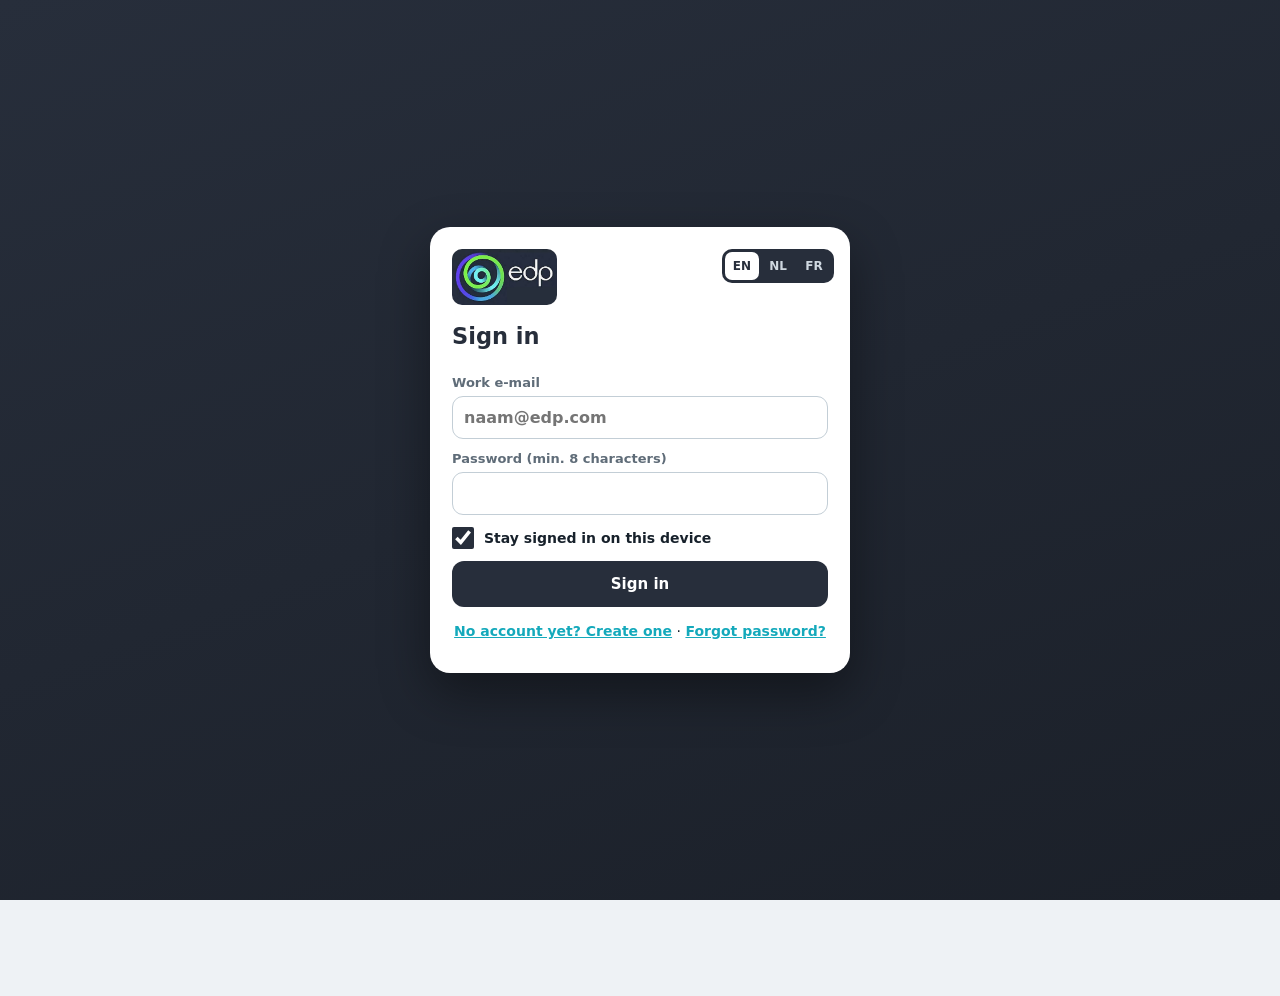
<file: index.html>
<!doctype html>
<html lang="en">
<head>
<meta charset="utf-8">
<meta name="viewport" content="width=device-width,initial-scale=1,viewport-fit=cover">
<meta name="theme-color" content="#272e3b">
<meta name="apple-mobile-web-app-capable" content="yes">
<meta name="mobile-web-app-capable" content="yes">
<meta name="apple-mobile-web-app-title" content="EDP Reports">
<title>EDP Reports</title>
<link rel="manifest" href="manifest.webmanifest">
<link rel="icon" href="assets/icon-192.png">
<link rel="apple-touch-icon" href="assets/icon-192.png">
<link rel="stylesheet" href="styles.css">
</head>
<body>
<header class="app">
  <button id="backBtn" class="icon hidden" data-i18n-title="back">←</button>
  <img class="logo" src="assets/edp-logo.jpg" alt="EDP">
  <div class="titles"><strong id="appTitle" data-i18n="appName">EDP Reports</strong><small id="saveStatus" data-i18n="ready">Ready</small></div>
  <div id="langSwitch" class="lang-switch"></div>
  <button id="installBtn" class="icon" data-i18n-title="install">↓</button>
</header>

<main>
  <section id="home">
    <div class="hero">
      <p class="eyebrow" data-i18n="eyebrowHome">FIELD REPORTS</p>
      <h1 data-i18n="appName">EDP Reports</h1>
      <p data-i18n="homeIntro">Choose a report, complete it on site and share a finished PDF.</p>
    </div>
    <div id="userCard" class="card user-card hidden"></div>
    <div class="tiles">
      <button data-open="commissioning"><b>🔧</b><span><strong data-i18n="tileCommTitle">Commissioning Report</strong><small data-i18n="tileCommSub"></small></span></button>
      <button data-open="safety"><b>🦺</b><span><strong data-i18n="tileSafetyTitle">Site Safety Inspection</strong><small data-i18n="tileSafetySub"></small></span></button>
      <a href="spaque.html"><b>📋</b><span><strong data-i18n="tileSpaqueTitle">SPAQUE Inspection Report</strong><small data-i18n="tileSpaqueSub"></small></span></a>
      <a id="dashTile" href="dashboard.html" class="hidden"><b>📊</b><span><strong data-i18n="dashTile">VCA overview</strong><small data-i18n="dashTileSub"></small></span></a>
      <a id="setTile" href="settings.html" class="hidden"><b>⚙️</b><span><strong data-i18n="setTile">Settings</strong><small data-i18n="setTileSub"></small></span></a>
    </div>
    <p class="footer">EDP Reports v4.8</p>
  </section>

  <section id="report" class="hidden">
    <div class="report-head">
      <div><p class="eyebrow" id="moduleEyebrow"></p><h1 id="moduleTitle"></h1></div>
      <button id="editBtn" class="secondary compact" data-i18n="editChecklist">✎ Edit checklist</button>
    </div>
    <section class="card"><h2 data-i18n="reportDetails">Report details</h2><div id="detailFields" class="grid"></div></section>
    <section class="card">
      <h2 data-i18n="checklist">Checklist</h2>
      <p class="muted" data-i18n="photosOptional"></p>
      <div id="questionList"></div>
      <button id="addQuestionBtn" class="secondary full hidden" data-i18n="addQuestion">+ Add checklist question</button>
    </section>
    <section class="card">
      <h2 data-i18n="generalNotes">General notes</h2>
      <textarea id="generalNotes" rows="5" data-i18n-ph="generalNotesPh"></textarea>
      <div id="generalPick"></div>
      <div id="generalPhotoGrid" class="photos"></div>
    </section>
    <section class="card"><h2 data-i18n="completion">Completion</h2><div id="completionFields" class="grid"></div></section>
    <div class="privacy"><strong data-i18n="privacyTitle">Private by design</strong><span data-i18n="privacyText"></span></div>
  </section>
</main>

<div id="actions" class="actions hidden">
  <button id="newBtn" class="secondary" data-i18n="newReport">New</button>
  <button id="downloadBtn" class="secondary" data-i18n="downloadPdf">Download PDF</button>
  <button id="shareBtn" class="primary" data-i18n="sendPdf">Send PDF ↗</button>
</div>
<div id="toast"></div>
<script src="i18n.js"></script>
<script src="common.js"></script>
<script src="auth.js"></script>
<script src="pdf-engine.js"></script>
<script src="app.js"></script>
</body>
</html>
</file>
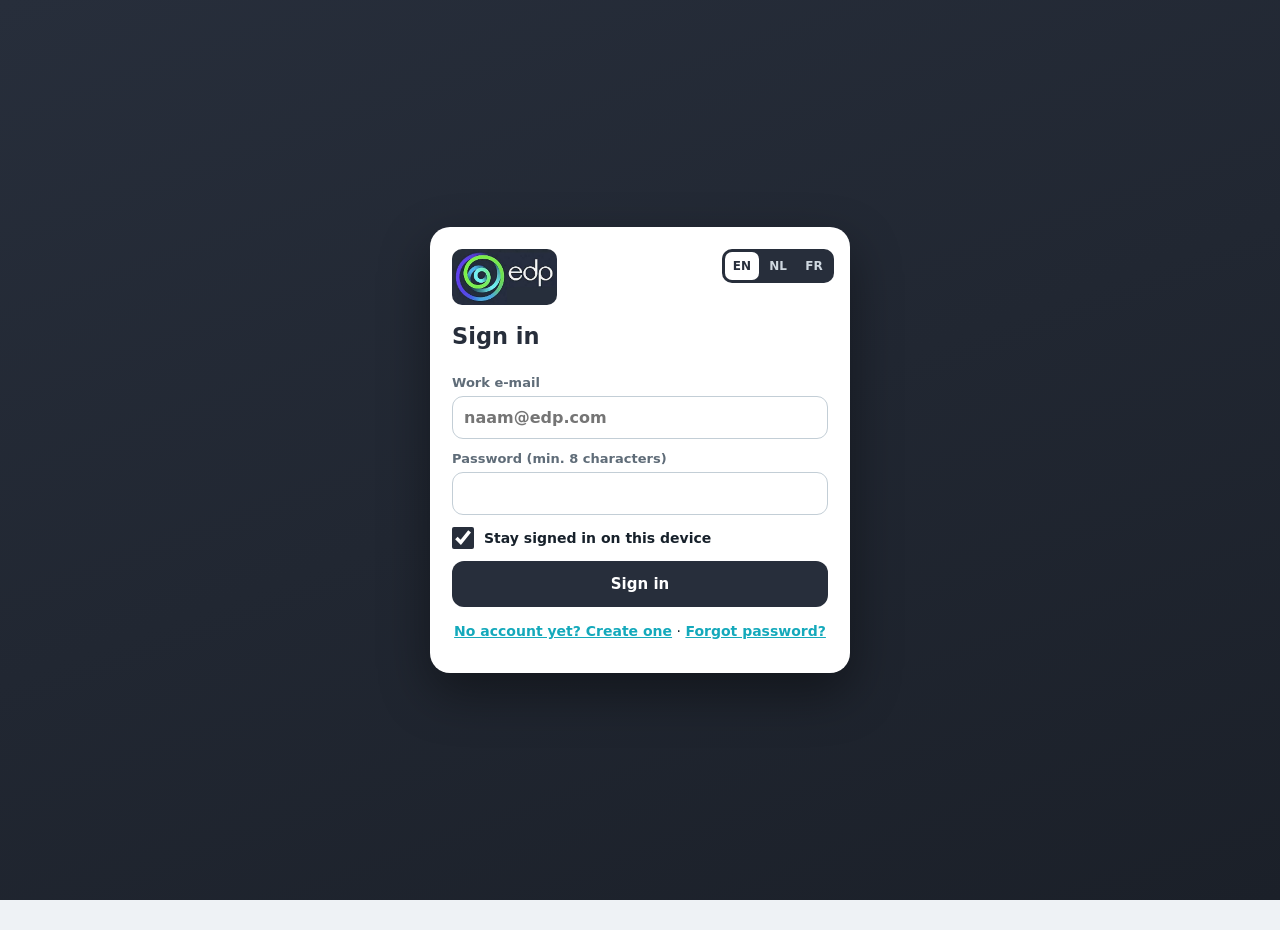
<file: dashboard.html>
<!doctype html>
<html lang="nl">
<head>
<meta charset="utf-8">
<meta name="viewport" content="width=device-width,initial-scale=1,viewport-fit=cover">
<meta name="theme-color" content="#272e3b">
<title>VCA – EDP Reports</title>
<link rel="manifest" href="manifest.webmanifest">
<link rel="icon" href="assets/icon-192.png">
<link rel="stylesheet" href="styles.css">
</head>
<body style="padding-bottom:30px">
<header class="app">
  <a class="icon" href="index.html" data-i18n-title="back">←</a>
  <img class="logo" src="assets/edp-logo.jpg" alt="EDP">
  <div class="titles"><strong data-i18n="dashTile">VCA overview</strong><small id="saveStatus"></small></div>
  <div id="langSwitch" class="lang-switch"></div>
</header>
<main>
  <div class="report-head"><div><p class="eyebrow">VCA</p><h1 data-i18n="dashTitle">VCA overview</h1><p class="muted" id="dashIntro"></p></div></div>
  <div id="noAccess" class="card hidden"><p data-i18n="dashNoAccess"></p></div>
  <div id="dash" class="hidden">
    <section class="card">
      <div class="filters">
        <label><span data-i18n="dashYear">Year</span><select id="yearSel"></select></label>
        <label><span data-i18n="dashProject">Project</span><select id="projSel"></select></label>
        <button class="secondary compact" id="refreshBtn" data-i18n="dashRefresh">Refresh</button>
        <button class="primary compact" id="pdfReportBtn" data-i18n="vrButton">📄 PDF report</button>
        <button class="secondary compact" id="csvBtn" data-i18n="dashExport">Export CSV</button>
        <a class="secondary compact btnlink hidden" id="setLink" href="settings.html">⚙️ <span data-i18n="setTile">Settings</span></a>
      </div>
    </section>
    <section class="kpis" style="margin-bottom:14px">
      <div class="kpi"><b id="kTotal">–</b><span data-i18n="dashCount">Inspections</span></div>
      <div class="kpi"><b id="kReached">–</b><span data-i18n="dashReachedKpi">Target reached</span></div>
      <div class="kpi"><b id="kProjects">–</b><span data-i18n="dashProjects">Projects</span></div>
    </section>
    <section class="card"><h2 data-i18n="dashPerPerson">Per person</h2><p class="muted small" id="expected"></p><p class="muted small" id="manualHint" style="margin-top:4px"></p><div class="table-wrap"><table class="data" id="tPeople"></table></div></section>
    <section class="card"><h2 data-i18n="dashPerProject">Per project</h2><div class="table-wrap"><table class="data" id="tProjects"></table></div></section>
    <section class="card"><h2 data-i18n="dashReports">All inspections</h2><div class="table-wrap"><table class="data" id="tReports"></table></div></section>
  </div>
</main>
<div id="toast"></div>
<script src="i18n.js"></script>
<script src="common.js"></script>
<script src="auth.js"></script>
<script src="pdf-engine.js"></script>
<script src="dashboard.js"></script>
</body>
</html>
</file>
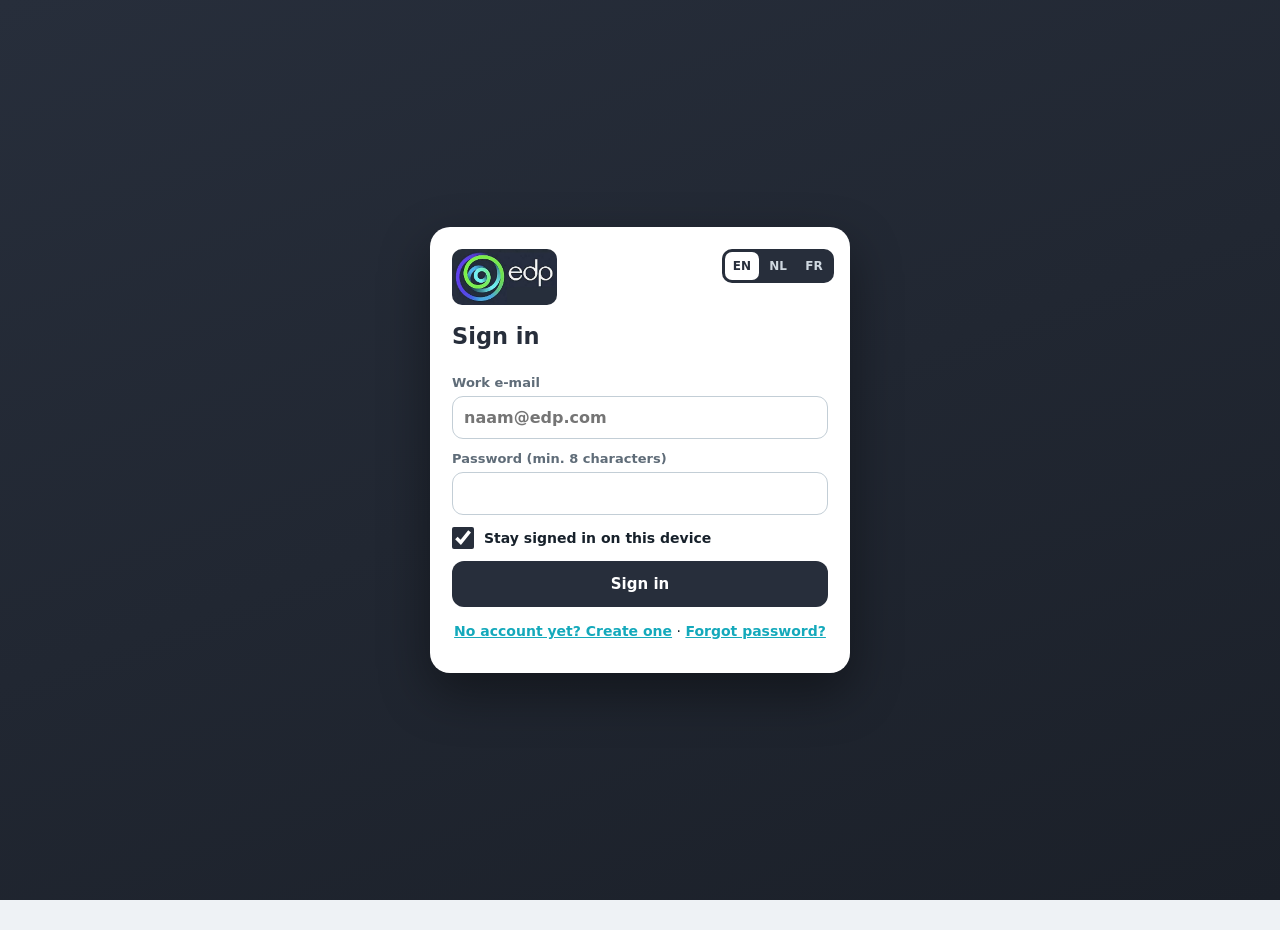
<file: settings.html>
<!doctype html>
<html lang="nl">
<head>
<meta charset="utf-8">
<meta name="viewport" content="width=device-width,initial-scale=1,viewport-fit=cover">
<meta name="theme-color" content="#272e3b">
<title>Settings – EDP Reports</title>
<link rel="manifest" href="manifest.webmanifest">
<link rel="icon" href="assets/icon-192.png">
<link rel="stylesheet" href="styles.css">
</head>
<body style="padding-bottom:30px">
<header class="app">
  <a class="icon" href="index.html" data-i18n-title="back">←</a>
  <img class="logo" src="assets/edp-logo.jpg" alt="EDP">
  <div class="titles"><strong data-i18n="setTitle">Settings</strong><small id="saveStatus"></small></div>
  <div id="langSwitch" class="lang-switch"></div>
</header>
<main>
  <div class="report-head"><div><p class="eyebrow">ADMIN</p><h1 data-i18n="setTitle">Settings</h1></div></div>
  <div id="noAccess" class="card hidden"><p data-i18n="setNoAccess"></p></div>
  <div id="settings" class="hidden">
    <section class="card">
      <h2 data-i18n="setUsers">Users and rights</h2>
      <p class="muted small" data-i18n="setUsersIntro"></p>
      <p class="muted small" id="targetIntro"></p>
      <input id="search" type="search" data-i18n-ph="setSearch" style="margin:12px 0 4px">
      <div id="userList"></div>
    </section>
    <section class="card">
      <h2 data-i18n="setInvite">Give rights in advance</h2>
      <p class="muted small" id="inviteIntro"></p>
      <form id="inviteForm" class="invite-form">
        <input id="inviteEmail" type="email" placeholder="naam@edp.com" autocomplete="off" required>
        <select id="inviteRole"></select>
        <button class="primary" type="submit" data-i18n="setInviteBtn">Add</button>
      </form>
      <h3 data-i18n="setInviteList">Waiting for account</h3>
      <div id="inviteList"></div>
    </section>
  </div>
</main>
<div id="toast"></div>
<script src="i18n.js"></script>
<script src="common.js"></script>
<script src="auth.js"></script>
<script src="settings.js"></script>
</body>
</html>
</file>
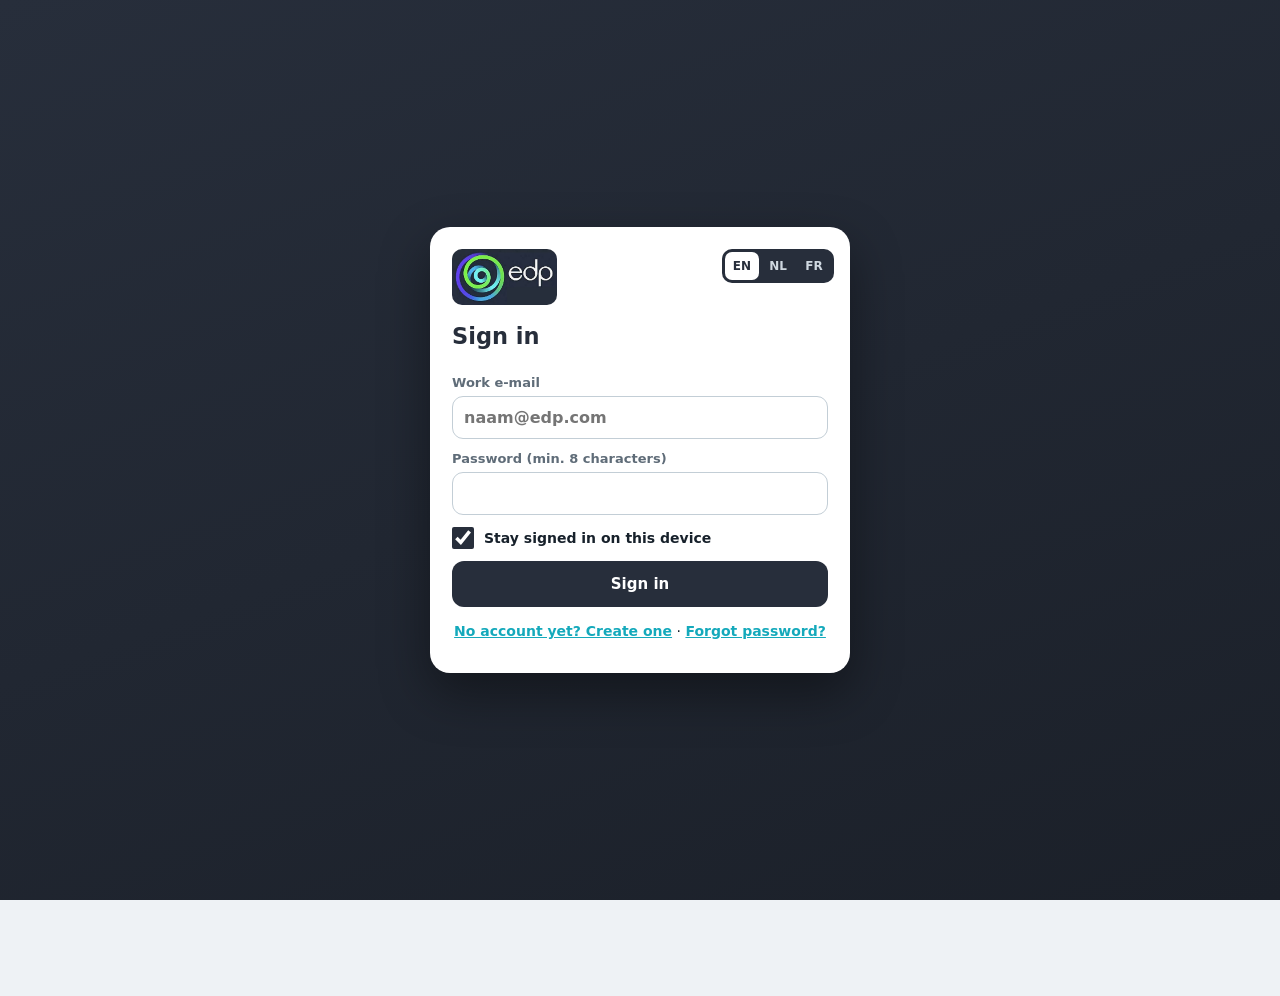
<file: spaque.html>
<!doctype html>
<html lang="nl">
<head>
<meta charset="utf-8">
<meta name="viewport" content="width=device-width,initial-scale=1,viewport-fit=cover">
<meta name="theme-color" content="#272e3b">
<meta name="apple-mobile-web-app-capable" content="yes">
<meta name="mobile-web-app-capable" content="yes">
<title>SPAQUE – EDP Reports</title>
<link rel="manifest" href="manifest.webmanifest">
<link rel="icon" href="assets/icon-192.png">
<link rel="apple-touch-icon" href="assets/icon-192.png">
<link rel="stylesheet" href="styles.css">
</head>
<body>
<header class="app">
  <a class="icon" href="index.html" data-i18n-title="back">←</a>
  <img class="logo" src="assets/edp-logo.jpg" alt="EDP">
  <div class="titles"><strong>SPAQUE</strong><small id="saveStatus" data-i18n="ready">Ready</small></div>
  <div id="langSwitch" class="lang-switch"></div>
  <button id="installBtn" class="icon" data-i18n-title="install">↓</button>
</header>

<main>
  <nav class="tabs">
    <button class="tab active" data-tab="info" data-i18n="tabInfo">Info</button>
    <button class="tab" data-tab="parts" data-i18n="tabParts">Onderdelen</button>
    <button class="tab" data-tab="checklist" data-i18n="tabChecklist">Checklist</button>
    <button class="tab" data-tab="photos" data-i18n="tabPhotos">Foto-overzicht</button>
    <button class="tab" data-tab="finish" data-i18n="tabFinish">Afronden</button>
  </nav>

  <section id="info" class="panel active">
    <div class="card">
      <h2 data-i18n="spInfoTitle">Inspectiegegevens</h2>
      <div class="iso"><strong data-i18n="spNorm">Toepasselijke norm:</strong> ISO 2859-1 · General Level II sampling</div>
      <div id="infoFields" class="grid" style="margin-top:12px"></div>
    </div>
    <div class="card">
      <h2 data-i18n="spTechRef">Technische referentie</h2>
      <img class="refimg" src="assets/tech-ref.jpg" data-i18n-alt="spTechRefAlt" alt="">
    </div>
  </section>

  <section id="parts" class="panel">
    <div class="card"><h2 data-i18n="tabParts">Onderdelen</h2><p class="muted" data-i18n="spPartsIntro"></p><div id="partGroups"></div></div>
  </section>

  <section id="checklist" class="panel">
    <div class="card">
      <div class="editbar"><button class="btn secondary compact" id="editToggle" data-i18n="spEditFields">✎ Rijen bewerken</button><button class="btn compact" id="addCheck" data-i18n="spAddRow">+ Rij toevoegen</button></div>
      <h2 data-i18n="spChecklistTitle">Inspection checklist</h2>
      <div id="checkList"></div>
    </div>
  </section>

  <section id="photos" class="panel">
    <div class="card">
      <h2 data-i18n="spPhotoOverview">Foto-overzicht</h2>
      <p class="muted" data-i18n="spPhotoOverviewIntro"></p>
      <div id="extraPick"></div>
      <div id="photoOverview" class="overview"></div>
    </div>
  </section>

  <section id="finish" class="panel">
    <div class="card"><h2 data-i18n="spObservations">Vaststellingen en opmerkingen</h2><textarea id="observations" rows="6" data-i18n-ph="spObservationsPh"></textarea></div>
    <div class="card"><h2 data-i18n="completion">Afronding</h2><p class="muted" data-i18n="spFinishText"></p></div>
    <div class="privacy"><strong data-i18n="privacyTitle">Privé</strong><span data-i18n="privacyText"></span></div>
  </section>
  <p class="footer">EDP Reports v4.8 · SPAQUE</p>
</main>

<div class="actions">
  <button class="secondary" id="resetBtn" data-i18n="newReport">Nieuw</button>
  <button class="secondary" id="pdfBtn" data-i18n="downloadPdf">PDF downloaden</button>
  <button class="primary" id="shareBtn" data-i18n="sendPdf">PDF versturen ↗</button>
</div>
<div id="toast"></div>
<script src="i18n.js"></script>
<script src="common.js"></script>
<script src="auth.js"></script>
<script src="pdf-engine.js"></script>
<script src="spaque.js"></script>
</body>
</html>
</file>
<file: styles.css>
/* EDP Reports - shared styles for all modules */
:root{--navy:#272e3b;--navy2:#1d232e;--accent:#14a9bb;--green:#2fae4e;--violet:#6041ed;--ink:#17212b;--muted:#5f6c78;--line:#d9e1e7;--bg:#eef2f5;--card:#fff;--ok:#1f7a3d;--okbg:#e2f5e8;--nok:#b42318;--nokbg:#fde6e4;--nabg:#e9edf1;font-family:Inter,system-ui,-apple-system,"Segoe UI",Roboto,sans-serif;color:var(--ink);background:var(--bg)}
*{box-sizing:border-box}
body{margin:0;padding:0 0 96px;background:var(--bg);min-height:100vh;font-size:15px;-webkit-text-size-adjust:100%}
.hidden,[hidden]{display:none!important}
button{font:inherit;cursor:pointer}

/* Header */
header.app{position:sticky;top:0;z-index:20;display:flex;align-items:center;gap:10px;padding:calc(8px + env(safe-area-inset-top)) max(12px,calc((100vw - 960px)/2)) 8px;background:var(--navy);color:#fff;box-shadow:0 2px 10px #0003}
header.app .logo{height:38px;width:auto;display:block;border-radius:6px}
header.app .titles{display:flex;flex-direction:column;flex:1;min-width:0}
header.app .titles strong{font-size:16px;white-space:nowrap;overflow:hidden;text-overflow:ellipsis}
header.app small{color:#b9c4cf;font-size:12px;white-space:nowrap;overflow:hidden;text-overflow:ellipsis}
header.app small.error{color:#ffb4ab;font-weight:700;white-space:normal}
.icon{min-width:40px;height:40px;border:0;border-radius:12px;background:#ffffff1f;color:#fff;font-size:20px;display:grid;place-items:center;text-decoration:none}
.lang-switch{display:flex;background:#ffffff1a;border-radius:10px;padding:3px;gap:2px}
.lang-switch button{border:0;background:transparent;color:#cfd8e0;font-size:12px;font-weight:800;padding:7px 8px;border-radius:7px;min-width:34px}
.lang-switch button.active{background:#fff;color:var(--navy)}

main{width:min(960px,calc(100% - 20px));margin:auto}
.hero{padding:34px 6px 22px}
.hero h1,.report-head h1{margin:4px 0 8px;color:var(--navy);font-size:clamp(28px,7vw,42px)}
.hero p:last-child,.muted{color:var(--muted)}
.eyebrow{margin:0;color:var(--accent);font-size:11px;font-weight:850;letter-spacing:.14em}

/* Home tiles */
.tiles{display:grid;gap:14px}
.tiles button,.tiles a{display:grid;grid-template-columns:56px 1fr;align-items:center;text-align:left;gap:14px;border:1px solid var(--line);border-radius:18px;background:#fff;padding:18px;box-shadow:0 8px 24px #272e3b12;color:var(--ink);text-decoration:none}
.tiles b{font-size:32px;text-align:center}
.tiles span{display:flex;flex-direction:column;gap:4px}
.tiles strong{font-size:18px;color:var(--navy)}
.tiles small{color:var(--muted);line-height:1.35}

/* Report */
.report-head{display:flex;justify-content:space-between;align-items:flex-end;gap:12px;padding:24px 4px 14px;flex-wrap:wrap}
.card{background:var(--card);border:1px solid var(--line);border-radius:16px;padding:16px;margin:0 0 14px;box-shadow:0 4px 14px #272e3b0d}
.card h2{margin:0 0 12px;color:var(--navy);font-size:19px}
h3{margin:20px 0 8px;color:var(--navy);font-size:15px}
.grid{display:grid;grid-template-columns:repeat(2,minmax(0,1fr));gap:12px}
label{display:flex;flex-direction:column;gap:6px;font-size:13px;font-weight:700;color:var(--muted)}
input,select,textarea{width:100%;font:inherit;font-size:16px;color:var(--ink);border:1px solid #c3ced6;border-radius:11px;padding:11px;background:#fff}
input:focus,select:focus,textarea:focus{outline:2px solid var(--accent);outline-offset:1px;border-color:var(--accent)}
textarea{resize:vertical;min-height:64px}

.question,.check{border:1px solid var(--line);border-radius:14px;padding:12px;margin:10px 0;background:#fbfcfd}
.question.nok,.check.nok{border-color:#efb4ad;background:#fff8f7}
.qtop,.rowtop{display:flex;justify-content:space-between;gap:10px;align-items:flex-start}
.qtop strong,.rowtop .title{flex:1;font-weight:700}
.qtools{display:flex;gap:6px}
.qtools button{border:1px solid var(--line);background:#fff;border-radius:9px;width:36px;height:36px}
.status{display:flex;gap:7px;margin:10px 0}
.status button{flex:1;border:1px solid #c3ced6;background:#fff;padding:10px 6px;border-radius:10px;font-weight:800;color:var(--muted)}
.status button.sel.ok{background:var(--okbg);border-color:var(--ok);color:var(--ok)}
.status button.sel.nok{background:var(--nokbg);border-color:var(--nok);color:var(--nok)}
.status button.sel.na{background:var(--nabg);border-color:#8c99a5;color:#3d4752}

.photoAdd{display:flex;align-items:center;justify-content:center;min-height:44px;margin-top:10px;border:1px dashed #9fb0bc;border-radius:11px;color:var(--navy);font-weight:800;background:#fff;cursor:pointer}
.photoAdd input{display:none}
.photos{display:grid;grid-template-columns:repeat(auto-fill,minmax(130px,1fr));gap:10px;margin-top:10px}
.photo{position:relative;border:1px solid var(--line);border-radius:11px;overflow:hidden;background:#fff}
.photo img{width:100%;aspect-ratio:4/3;object-fit:cover;display:block}
.photo .x{position:absolute;right:6px;top:6px;border:0;border-radius:999px;width:32px;height:32px;background:#b42318e6;color:#fff;font-size:18px}
.photo input,.photo textarea{border:0;border-top:1px solid var(--line);border-radius:0;font-size:14px;padding:8px;min-height:0}

.privacy{display:flex;flex-direction:column;gap:4px;margin:0 0 18px;padding:14px;border-radius:14px;background:#e3f4f6;color:#0e5560}
.btn,.primary,.secondary{border:0;border-radius:12px;padding:12px 14px;font-weight:800;min-height:46px}
.btn,.primary{background:var(--navy);color:#fff}
.secondary,.btn.secondary{background:#e4e9ee;color:var(--navy)}
.btn.danger{background:var(--nok);color:#fff}
.compact{min-height:40px;padding:9px 12px}
.full{width:100%;margin-top:10px}
label.btn{display:inline-flex;flex-direction:row;align-items:center;justify-content:center;color:#fff;font-size:15px}
label.btn.secondary{color:var(--navy)}

.actions{position:fixed;z-index:30;left:0;right:0;bottom:0;display:grid;grid-template-columns:auto 1fr 1.3fr;gap:8px;padding:10px max(10px,calc((100vw - 960px)/2)) calc(10px + env(safe-area-inset-bottom));background:#fffffff2;border-top:1px solid var(--line);backdrop-filter:blur(8px)}
#toast{position:fixed;left:50%;bottom:96px;transform:translate(-50%,20px);opacity:0;pointer-events:none;background:var(--navy);color:#fff;padding:11px 16px;border-radius:12px;max-width:calc(100% - 30px);text-align:center;transition:.25s;z-index:50;font-weight:600}
#toast.show{opacity:1;transform:translate(-50%,0)}

/* SPAQUE */
.tabs{display:flex;gap:8px;overflow-x:auto;padding:14px 2px 12px;scrollbar-width:none}
.tab{white-space:nowrap;border:1px solid var(--line);border-radius:999px;padding:10px 15px;background:#fff;color:var(--navy);font-weight:700}
.tab.active{background:var(--navy);border-color:var(--navy);color:#fff}
.panel{display:none}.panel.active{display:block}
.iso{border-left:5px solid var(--accent);padding:10px 12px;background:#e6f6f8;border-radius:8px;color:var(--ink)}
.refimg{width:100%;max-width:600px;display:block;margin:auto;border-radius:10px}
.assembly-group{border:1px solid var(--line);border-radius:14px;padding:14px;margin:14px 0;background:#fbfcfd}
.assembly-group h3{margin:0 0 10px}
.assembly-ref{width:100%;max-height:420px;object-fit:contain;border-radius:10px;background:#f2f5f7}
.parts-summary{margin:10px 0;padding-left:22px;line-height:1.55}
.group-count{font-weight:800;color:var(--accent);margin:8px 0}
.photo-actions{display:flex;gap:8px;flex-wrap:wrap;margin-top:8px}
.photoThumb{width:100%;max-height:260px;object-fit:contain;background:#f2f5f7;border-radius:10px;margin-top:8px}
.overview{display:grid;grid-template-columns:repeat(2,minmax(0,1fr));gap:10px;margin-top:12px}
.photoCard{border:1px solid var(--line);border-radius:12px;padding:8px;display:flex;flex-direction:column;gap:6px;background:#fff}
.photoCard img{width:100%;height:180px;object-fit:cover;border-radius:8px}
.editbar{display:flex;gap:8px;margin-bottom:12px;flex-wrap:wrap}
.editable[contenteditable=true]{outline:1px dashed var(--accent);border-radius:6px;padding:2px 4px;background:#fff}
.footer{color:var(--muted);text-align:center;padding:14px;font-size:13px}

@media(max-width:600px){.grid,.overview{grid-template-columns:1fr}.report-head{padding-top:18px}header.app .logo{height:32px}.lang-switch button{min-width:30px;padding:7px 6px}}
@media(max-width:380px){header.app small{display:none}}

/* Login + VCA */
body.gated>header,body.gated>main,body.gated>.actions{display:none!important}
#gate{min-height:100vh;display:grid;place-items:center;padding:24px 14px;background:linear-gradient(160deg,#272e3b,#1b2029)}
.gate-card{width:min(420px,100%);background:#fff;border-radius:20px;padding:22px;box-shadow:0 20px 50px #0006;position:relative}
.gate-logo{height:56px;display:block;border-radius:10px;margin-bottom:14px}
.gate-lang{position:absolute;right:16px;top:22px;background:#272e3b}
.gate-card h2{margin:4px 0 14px;color:var(--navy)}
.gate-card form{display:flex;flex-direction:column;gap:12px}
.gate-links{text-align:center;font-size:14px;margin:4px 0 0}.gate-links a{color:var(--accent);font-weight:700}
.gate-msg{margin:0;color:var(--nok);font-weight:700;font-size:14px}.gate-msg.ok{color:var(--ok)}
.small{font-size:13px;margin:0}
input.invalid{border-color:var(--nok);outline:2px solid #f3b8b2}
.user-card{display:flex;flex-direction:column;gap:12px}
.user-row{display:flex;justify-content:space-between;align-items:center;gap:10px;color:var(--muted);font-size:14px}
.vca-head{display:flex;justify-content:space-between;gap:8px;color:var(--navy);margin-bottom:8px}
.bar{height:10px;border-radius:999px;background:#e4e9ee;overflow:hidden;margin-bottom:6px}
.bar i{display:block;height:100%;background:linear-gradient(90deg,var(--violet),var(--accent),var(--green));border-radius:999px}
/* Dashboard */
.filters{display:flex;gap:10px;flex-wrap:wrap;align-items:flex-end}.filters label{min-width:140px;flex:1}
.kpis{display:grid;grid-template-columns:repeat(3,minmax(0,1fr));gap:10px}.kpi span{display:block}
.kpi{background:#f5f8fa;border:1px solid var(--line);border-radius:12px;padding:12px}.kpi b{display:block;font-size:26px;color:var(--navy)}.kpi span{color:var(--muted);font-size:13px}
.table-wrap{overflow-x:auto}
table.data{width:100%;border-collapse:collapse;font-size:14px}
table.data th{text-align:left;color:var(--muted);font-size:12px;text-transform:uppercase;letter-spacing:.04em;padding:8px;border-bottom:1px solid var(--line);white-space:nowrap}
table.data td{padding:9px 8px;border-bottom:1px solid #edf1f4;vertical-align:middle}
table.data td.num{text-align:right;font-variant-numeric:tabular-nums}
.pill{display:inline-block;padding:3px 9px;border-radius:999px;font-size:12px;font-weight:800;white-space:nowrap}
.pill.ok{background:var(--okbg);color:var(--ok)}.pill.behind{background:var(--nokbg);color:var(--nok)}.pill.track{background:#e6f6f8;color:#0d6b77}
.mini-bar{height:8px;min-width:90px;border-radius:999px;background:#e4e9ee;overflow:hidden;margin-top:6px}.mini-bar span{display:block;height:100%;background:var(--accent);border-radius:999px}
.mini-bar span.done{background:var(--green)}
.prog{min-width:140px}.prog-top{display:flex;justify-content:space-between;align-items:center;gap:8px;white-space:nowrap}
table.data td:first-child{min-width:110px}table.data td{white-space:normal}#tReports td:first-child{white-space:nowrap}
table.data select{padding:7px;font-size:14px;min-width:120px}
@media(max-width:600px){.kpi b{font-size:22px}.hide-sm{display:none}}

.gate-card label.check-row{flex-direction:row;align-items:center;gap:10px;color:var(--ink);font-weight:600;font-size:14px;cursor:pointer}
.gate-card label.check-row input{width:22px;height:22px;margin:0;accent-color:var(--navy);flex:none}

/* Settings */
.user-item{display:flex;justify-content:space-between;align-items:center;gap:12px;padding:12px 0;border-bottom:1px solid #edf1f4;flex-wrap:wrap}
.user-item .who{display:flex;flex-direction:column;gap:2px;min-width:0;flex:1 1 180px;overflow-wrap:anywhere}
.user-item .what{display:flex;flex-direction:column;gap:4px;align-items:flex-end;flex:0 1 240px}
.user-item .what select{min-width:200px}
.user-item .what button{min-height:38px}
.invite-form{display:grid;grid-template-columns:1fr auto auto;gap:8px;margin:12px 0}
.btnlink{display:inline-flex;align-items:center;gap:6px;text-decoration:none}
@media(max-width:600px){.invite-form{grid-template-columns:1fr}.user-item .what{align-items:stretch;flex-basis:100%}.user-item .what select{min-width:0}}
.user-item .what .pill{align-self:flex-end}@media(max-width:600px){.user-item .what .pill{align-self:flex-start}}

/* Manual VCA counts */
td.man{width:90px}
.man-input{width:78px;padding:8px;text-align:center;font-weight:800;font-size:16px}
.prog small{display:block;margin-top:4px;font-size:12px}

/* Install help */
.modal{position:fixed;inset:0;z-index:60;background:#0f141bcc;display:grid;place-items:center;padding:16px;overflow:auto}
.modal-card{width:min(460px,100%);background:#fff;border-radius:18px;padding:20px;box-shadow:0 20px 50px #0006;display:flex;flex-direction:column;gap:10px;max-height:calc(100vh - 32px);overflow:auto}
.modal-card h2{margin:0;color:var(--navy)}
.modal-card .inst{border:1px solid var(--line);border-radius:12px;padding:10px 14px;background:#fbfcfd}
.modal-card .inst h3{margin:4px 0}
.modal-card ol{margin:6px 0;padding-left:20px;line-height:1.5}

/* Update banner */
.update-banner{position:fixed;z-index:55;left:10px;right:10px;top:calc(70px + env(safe-area-inset-top));max-width:560px;margin:auto;background:var(--navy);color:#fff;border-radius:16px;padding:14px 16px;box-shadow:0 14px 40px #0007;display:flex;flex-direction:column;gap:10px;border:2px solid var(--accent);animation:updIn .3s ease}
.update-banner.done{border-color:var(--green)}
.update-banner ul{margin:6px 0 0;padding-left:18px;color:#d6dee6;font-size:14px;line-height:1.45}
.update-actions{display:flex;gap:8px}.update-actions button{flex:1;min-height:42px}
.update-banner .primary{background:var(--accent);color:#06232a}.update-banner .secondary{background:#ffffff22;color:#fff}
@keyframes updIn{from{opacity:0;transform:translateY(-10px)}to{opacity:1;transform:none}}
/* VCA table fits on phones */
@media(max-width:600px){
  #tPeople td:first-child{min-width:0;overflow-wrap:anywhere}
  #tPeople td,#tPeople th{padding:9px 5px}
  #tPeople .prog{min-width:96px}
  #tPeople .prog-top{flex-wrap:wrap;gap:4px}
  #tPeople td.man{width:58px}
  #tPeople .man-input{width:54px;padding:7px 4px}
}

/* Photo: take or pick */
.photo-pick{display:grid;grid-template-columns:1fr 1fr;gap:8px;margin-top:10px}
.photo-pick .photoAdd{margin-top:0;padding:0 6px;text-align:center;font-size:14px}

/* Personal VCA target */
.target-field{flex-direction:row;align-items:center;gap:8px;font-size:12px;margin-top:4px;white-space:nowrap}
.target-field input{width:70px;padding:7px;text-align:center;font-weight:800;font-size:15px}
</file>
